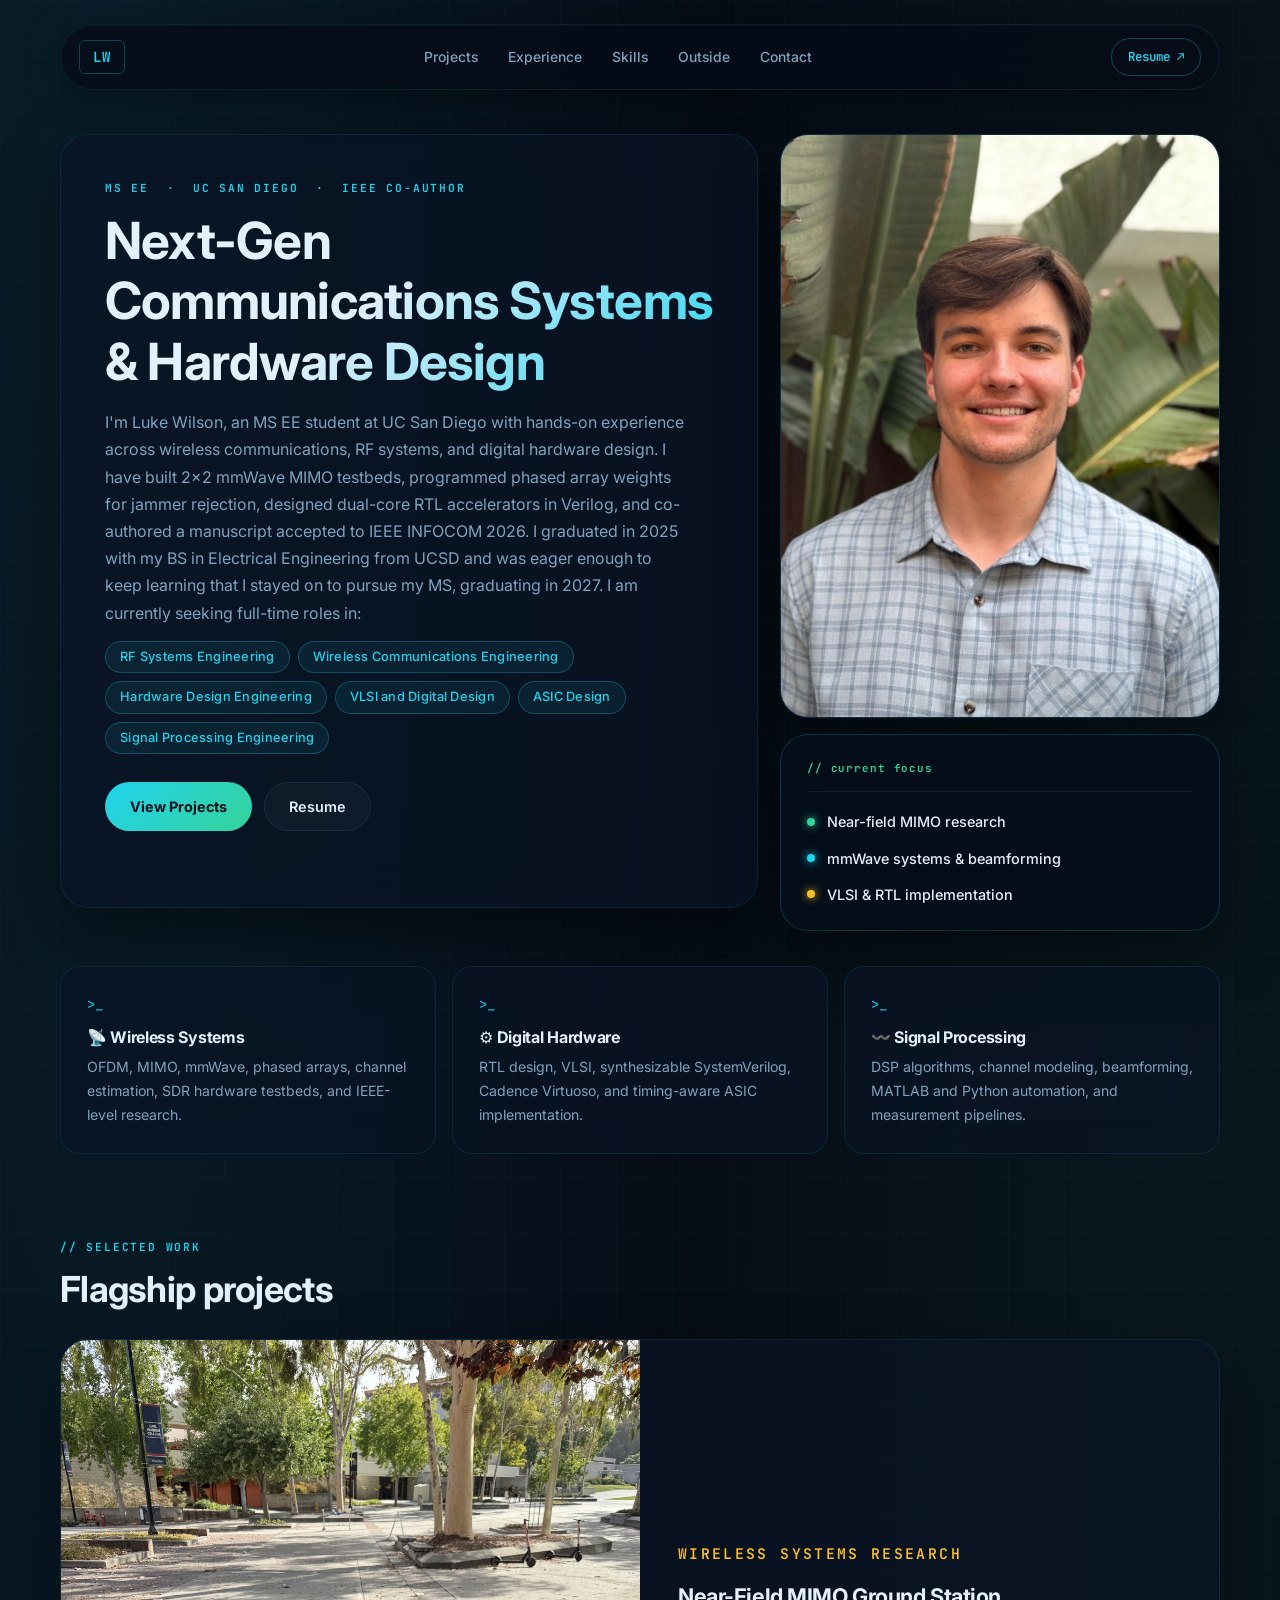
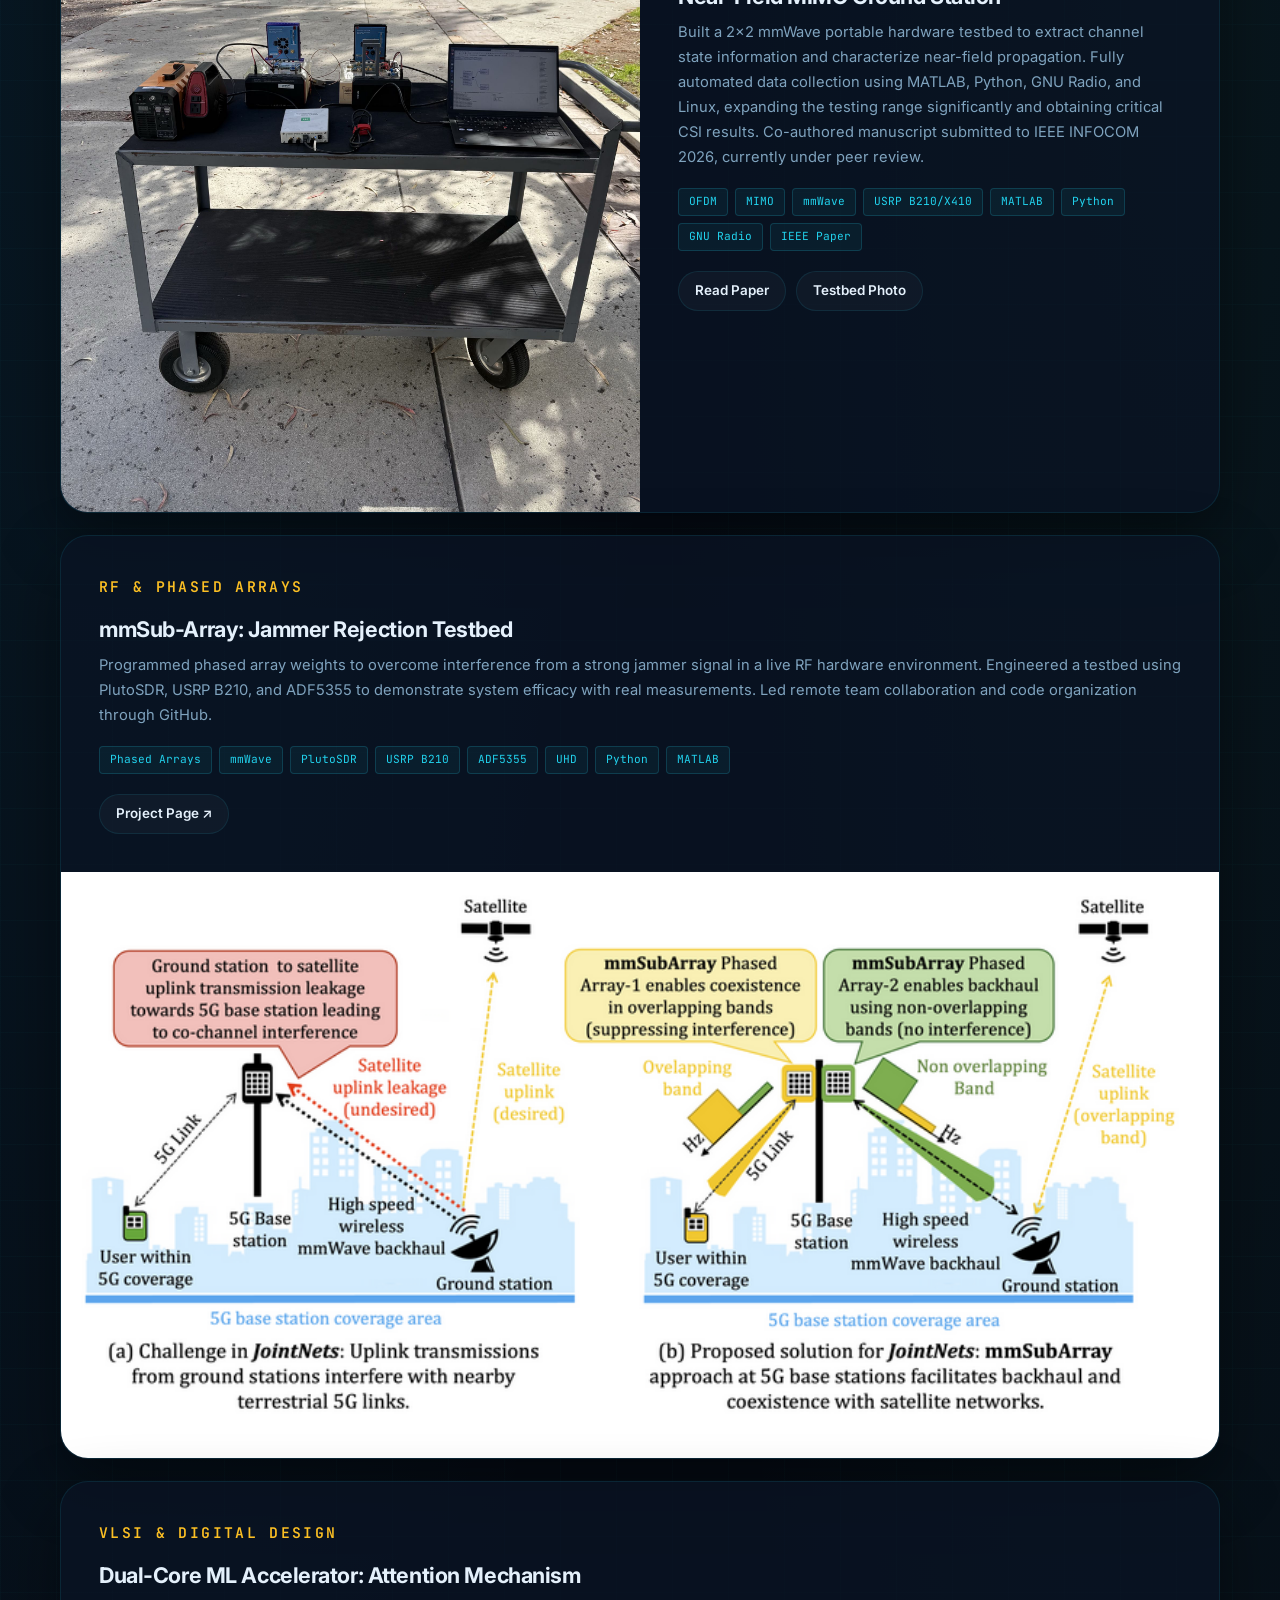
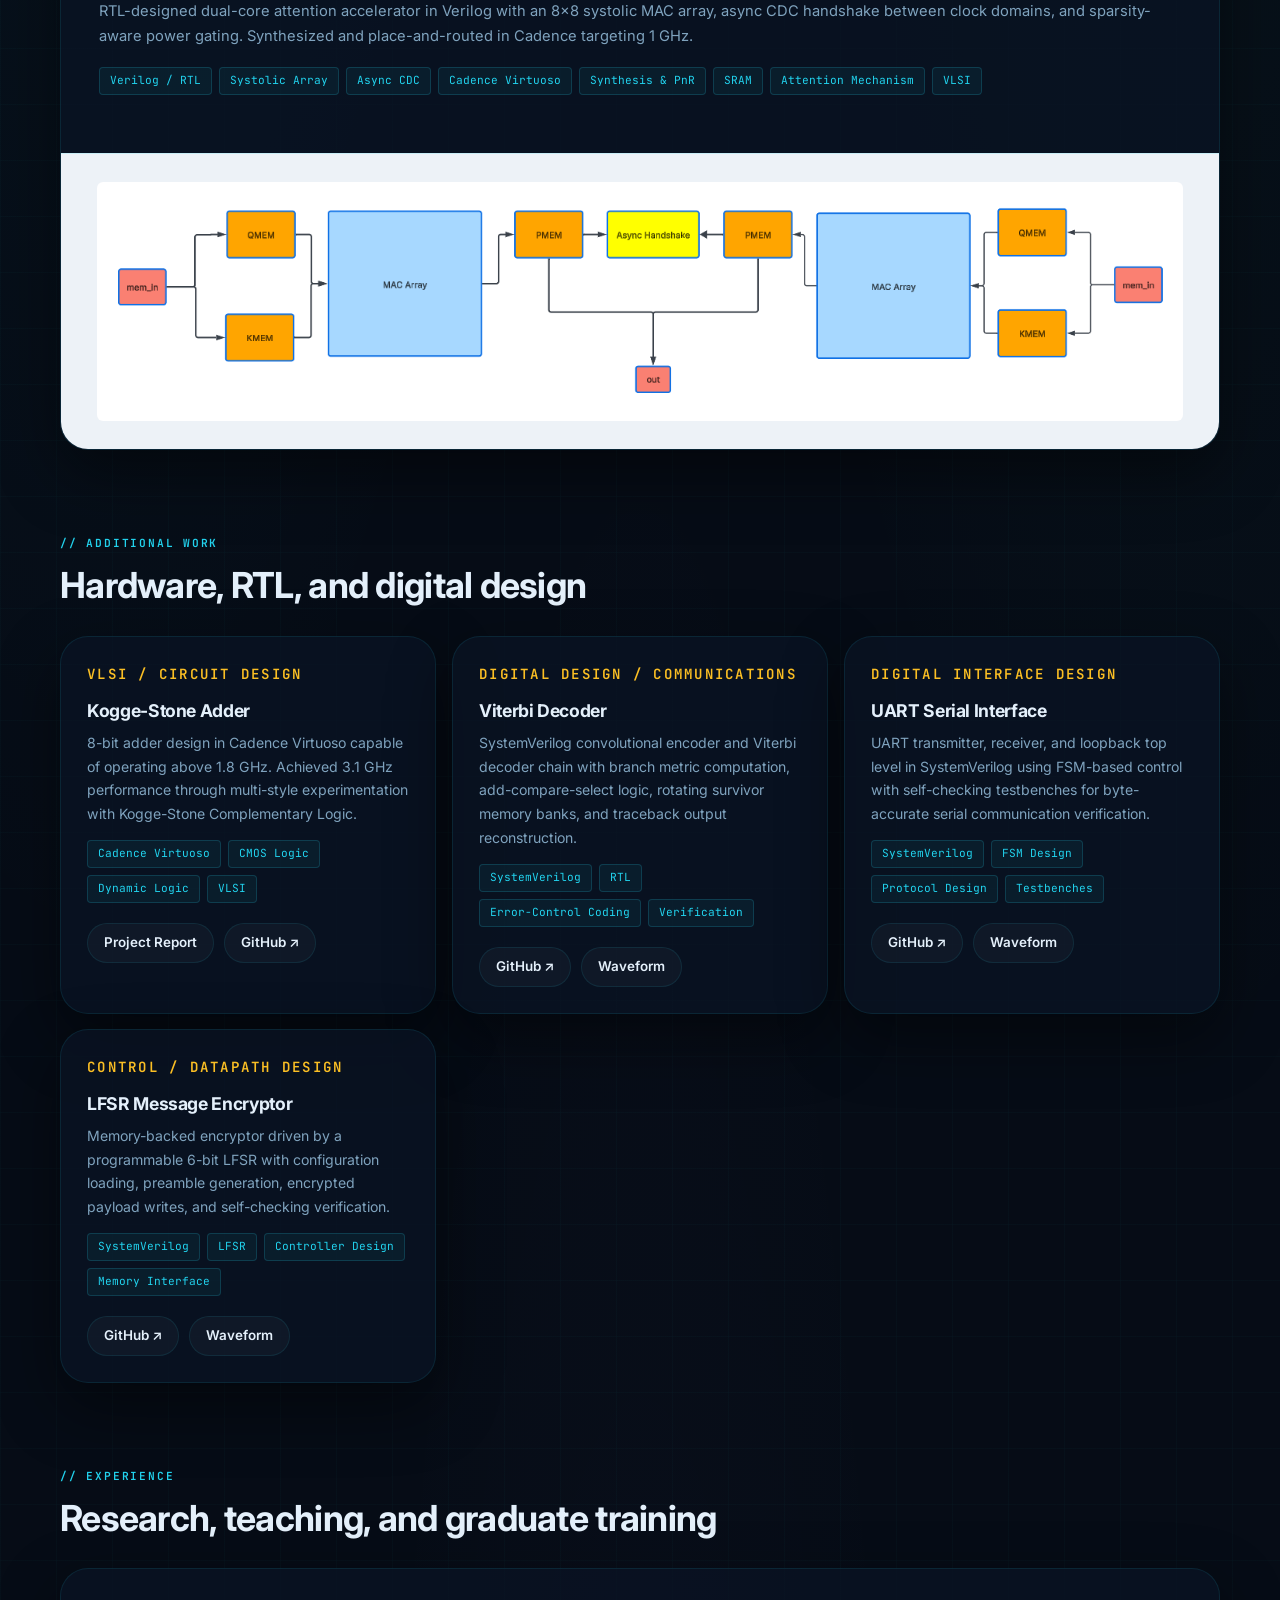
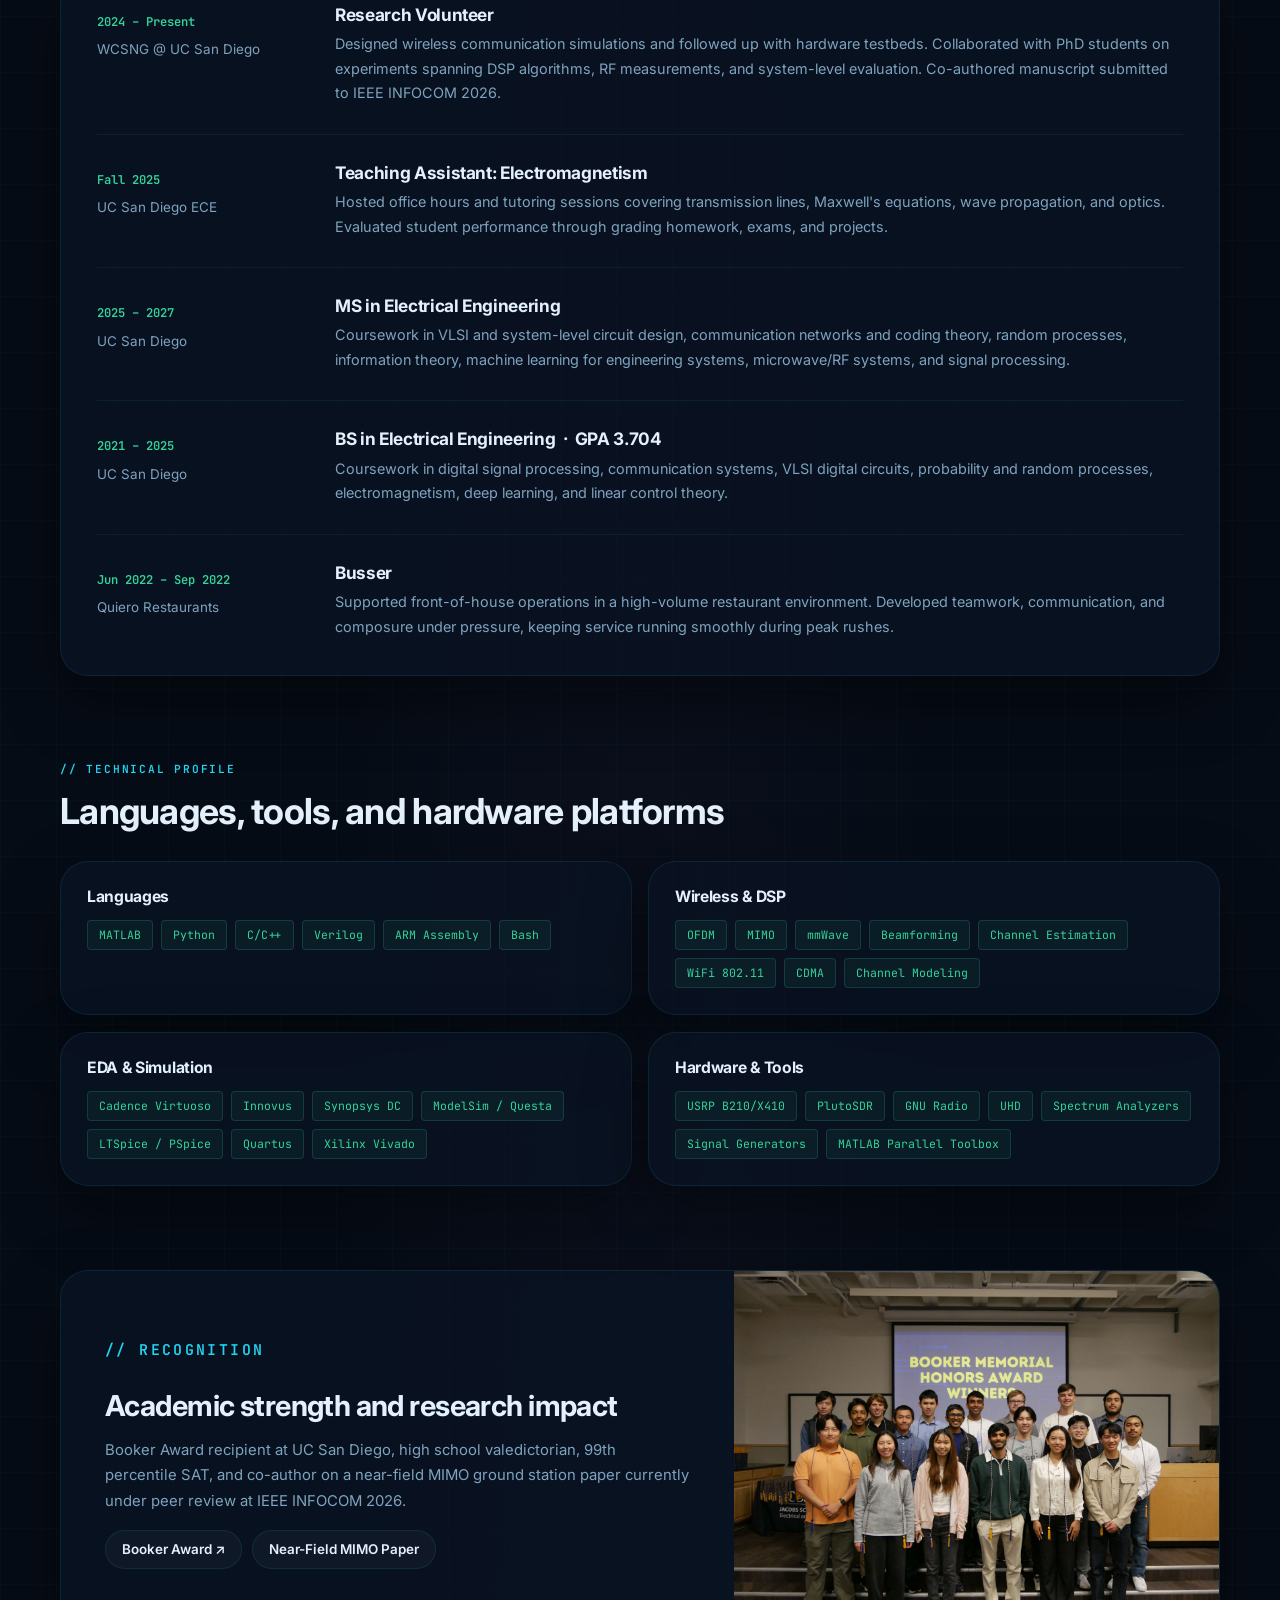
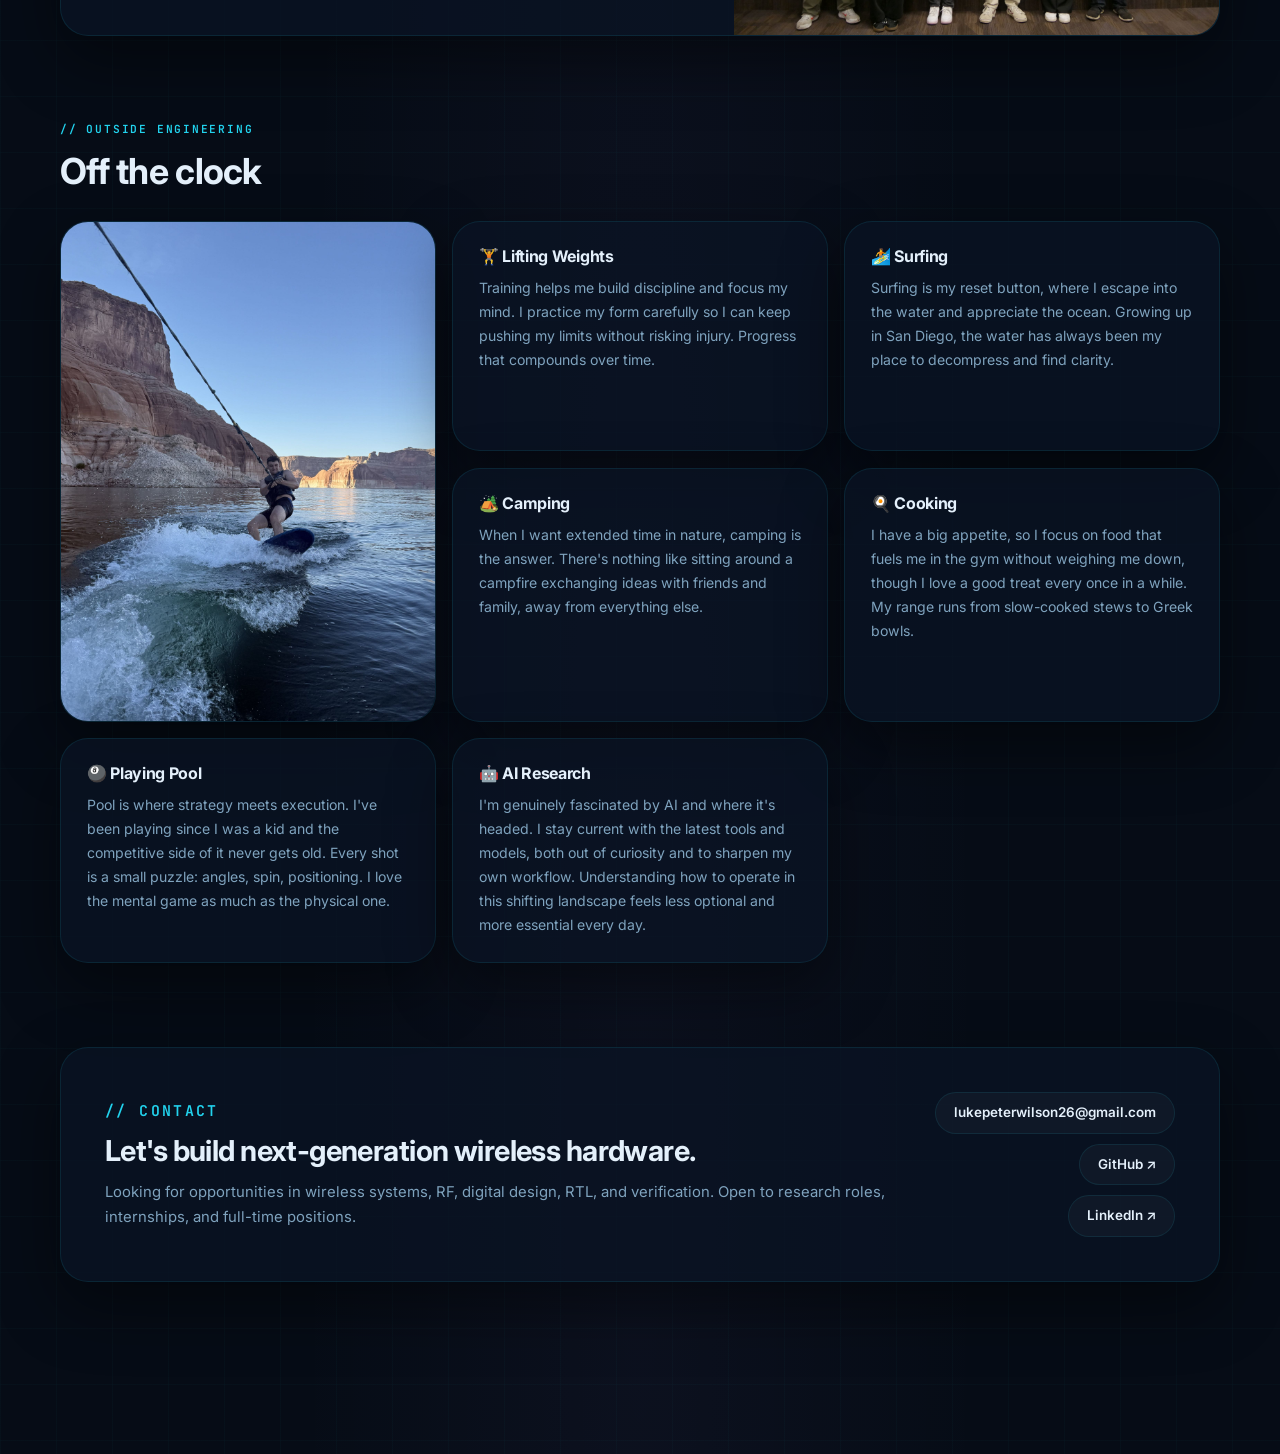
<file: index.html>
<!DOCTYPE html>
<html lang="en">
  <head>
    <meta charset="UTF-8" />
    <meta name="viewport" content="width=device-width, initial-scale=1.0, viewport-fit=cover" />
    <title>Luke Wilson — Wireless Systems &amp; Hardware Engineering</title>
    <meta
      name="description"
      content="Luke Wilson, MS EE at UC San Diego. Near-field MIMO research, mmWave hardware testbeds, RTL design, and IEEE INFOCOM co-author."
    />
    <!-- Open Graph / iMessage / Social preview -->
    <meta property="og:type"         content="website" />
    <meta property="og:url"          content="https://lukepwilson.github.io/" />
    <meta property="og:title"        content="Luke Wilson — Wireless Systems &amp; Hardware Engineering" />
    <meta property="og:description"  content="MS EE at UC San Diego. Near-field MIMO research, mmWave hardware testbeds, IEEE INFOCOM co-author, and RTL design." />
    <meta property="og:image"        content="https://lukepwilson.github.io/images/og-banner.png" />
    <meta property="og:image:width"  content="1200" />
    <meta property="og:image:height" content="630" />
    <meta property="og:image:alt"    content="Luke Wilson — Wireless Systems & Hardware Engineering" />
    <!-- Twitter / X card -->
    <meta name="twitter:card"        content="summary_large_image" />
    <meta name="twitter:title"       content="Luke Wilson — Wireless Systems &amp; Hardware Engineering" />
    <meta name="twitter:description" content="MS EE at UC San Diego. Near-field MIMO research, mmWave hardware testbeds, IEEE INFOCOM co-author, and RTL design." />
    <meta name="twitter:image"       content="https://lukepwilson.github.io/images/og-banner.png" />

    <link rel="preconnect" href="https://fonts.googleapis.com" />
    <link rel="preconnect" href="https://fonts.gstatic.com" crossorigin />
    <link
      href="https://fonts.googleapis.com/css2?family=Inter:wght@300;400;500;600;700;800&family=JetBrains+Mono:wght@400;500;600&display=swap"
      rel="stylesheet"
    />
    <link rel="stylesheet" href="styles.css" />
  </head>
  <body>
    <div class="page-shell">

      <!-- NAV -->
      <header class="site-header">
        <a class="brand" href="#top">LW</a>
        <nav class="site-nav" aria-label="Primary">
          <a href="#projects">Projects</a>
          <a href="#experience">Experience</a>
          <a href="#skills">Skills</a>
          <a href="#life">Outside</a>
          <a href="#contact">Contact</a>
        </nav>
        <a class="nav-cta" href="resumes/luke-w.pdf" target="_blank">Resume ↗</a>
      </header>

      <main id="top">

        <!-- HERO -->
        <section class="hero">
          <div class="hero-copy reveal reveal-left">
            <p class="eyebrow">MS EE &nbsp;·&nbsp; UC San Diego &nbsp;·&nbsp; IEEE Co-Author</p>
            <h1>Next-Gen Communications Systems &amp; Hardware Design</h1>
            <p class="hero-text">
              I'm Luke Wilson, an MS EE student at UC San Diego with hands-on experience
              across wireless communications, RF systems, and digital hardware design. I have
              built 2×2 mmWave MIMO testbeds, programmed phased array weights for jammer
              rejection, designed dual-core RTL accelerators in Verilog, and co-authored a
              manuscript accepted to IEEE INFOCOM 2026. I graduated in 2025 with my BS in
              Electrical Engineering from UCSD and was eager enough to keep learning that I
              stayed on to pursue my MS, graduating in 2027. I am currently seeking full-time
              roles in:
            </p>
            <ul class="hero-roles">
              <li>RF Systems Engineering</li>
              <li>Wireless Communications Engineering</li>
              <li>Hardware Design Engineering</li>
              <li>VLSI and Digital Design</li>
              <li>ASIC Design</li>
              <li>Signal Processing Engineering</li>
            </ul>
            <div class="hero-actions">
              <a class="button button-primary" href="#projects">View Projects</a>
              <a class="button button-outline" href="resumes/luke-w.pdf" target="_blank">Resume</a>
            </div>
          </div>

          <div class="hero-visual">
            <figure class="portrait-card reveal reveal-right">
              <img src="images/nice-headshot.jpg" alt="Luke Wilson" />
            </figure>
            <div class="hero-status-card reveal reveal-right" style="transition-delay:120ms">
              <p class="status-label">// current focus</p>
              <ul>
                <li><span class="dot dot-green"></span>Near-field MIMO research</li>
                <li><span class="dot dot-cyan"></span>mmWave systems &amp; beamforming</li>
                <li><span class="dot dot-amber"></span>VLSI &amp; RTL implementation</li>
              </ul>
            </div>
          </div>
        </section>

        <!-- FOCUS STRIP -->
        <section class="focus-strip" aria-label="Focus areas">
          <article class="reveal">
            <p class="focus-icon">&gt;_</p>
            <h3>📡 Wireless Systems</h3>
            <p>OFDM, MIMO, mmWave, phased arrays, channel estimation, SDR hardware testbeds, and IEEE-level research.</p>
          </article>
          <article class="reveal" style="transition-delay:80ms">
            <p class="focus-icon">&gt;_</p>
            <h3>⚙️ Digital Hardware</h3>
            <p>RTL design, VLSI, synthesizable SystemVerilog, Cadence Virtuoso, and timing-aware ASIC implementation.</p>
          </article>
          <article class="reveal" style="transition-delay:160ms">
            <p class="focus-icon">&gt;_</p>
            <h3>〰️ Signal Processing</h3>
            <p>DSP algorithms, channel modeling, beamforming, MATLAB and Python automation, and measurement pipelines.</p>
          </article>
        </section>

        <!-- FEATURED PROJECTS -->
        <section class="section-block" id="projects">
          <div class="section-heading reveal">
            <p class="eyebrow">// selected work</p>
            <h2>Flagship projects</h2>
          </div>

          <article class="project-featured reveal reveal-left">
            <figure class="project-media">
              <img src="images/2x2-mimo.jpg" alt="2×2 mmWave MIMO near-field ground station testbed" />
            </figure>
            <div class="project-copy">
              <p class="project-type">Wireless Systems Research</p>
              <h3>Near-Field MIMO Ground Station</h3>
              <p>
                Built a 2×2 mmWave portable hardware testbed to extract channel state
                information and characterize near-field propagation. Fully automated
                data collection using MATLAB, Python, GNU Radio, and Linux, expanding
                the testing range significantly and obtaining critical CSI results.
                Co-authored manuscript submitted to IEEE INFOCOM 2026, currently under
                peer review.
              </p>
              <ul class="tag-list">
                <li>OFDM</li>
                <li>MIMO</li>
                <li>mmWave</li>
                <li>USRP B210/X410</li>
                <li>MATLAB</li>
                <li>Python</li>
                <li>GNU Radio</li>
                <li>IEEE Paper</li>
              </ul>
              <div class="link-row">
                <a href="project_files/2508.09374v1.pdf">Read Paper</a>
                <a href="images/ofdm_testbed.jpg">Testbed Photo</a>
              </div>
            </div>
          </article>

          <article class="project-featured project-stacked reveal reveal-right">
            <div class="project-copy">
              <p class="project-type">RF &amp; Phased Arrays</p>
              <h3>mmSub-Array: Jammer Rejection Testbed</h3>
              <p>
                Programmed phased array weights to overcome interference from a strong
                jammer signal in a live RF hardware environment. Engineered a testbed
                using PlutoSDR, USRP B210, and ADF5355 to demonstrate system efficacy
                with real measurements. Led remote team collaboration and code
                organization through GitHub.
              </p>
              <ul class="tag-list">
                <li>Phased Arrays</li>
                <li>mmWave</li>
                <li>PlutoSDR</li>
                <li>USRP B210</li>
                <li>ADF5355</li>
                <li>UHD</li>
                <li>Python</li>
                <li>MATLAB</li>
              </ul>
              <div class="link-row">
                <a href="https://wcsng.ucsd.edu/mmsubarray/" target="_blank">Project Page ↗</a>
              </div>
            </div>
            <figure class="project-media">
              <img src="images/mmsubarray.png" alt="mmSub-Array phased array hardware testbed" />
            </figure>
          </article>

          <article class="project-featured project-stacked reveal reveal-left">
            <div class="project-copy">
              <p class="project-type">VLSI &amp; Digital Design</p>
              <h3>Dual-Core ML Accelerator: Attention Mechanism</h3>
              <p>
                RTL-designed dual-core attention accelerator in Verilog with an 8×8 systolic
                MAC array, async CDC handshake between clock domains, and sparsity-aware power
                gating. Synthesized and place-and-routed in Cadence targeting 1 GHz.
              </p>
              <ul class="tag-list">
                <li>Verilog / RTL</li>
                <li>Systolic Array</li>
                <li>Async CDC</li>
                <li>Cadence Virtuoso</li>
                <li>Synthesis &amp; PnR</li>
                <li>SRAM</li>
                <li>Attention Mechanism</li>
                <li>VLSI</li>
              </ul>
            </div>
            <figure class="project-media diagram">
              <img src="images/ml-accel-flow.png" alt="Dual-core ML accelerator block diagram showing MAC arrays, QMEM, KMEM, PMEM, and async handshake CDC" />
            </figure>
          </article>
        </section>

        <!-- MORE PROJECTS -->
        <section class="section-block" id="other-projects">
          <div class="section-heading reveal">
            <p class="eyebrow">// additional work</p>
            <h2>Hardware, RTL, and digital design</h2>
          </div>
          <div class="project-grid">

            <article class="project-card reveal">
              <p class="project-type">VLSI / Circuit Design</p>
              <h3>Kogge-Stone Adder</h3>
              <p>
                8-bit adder design in Cadence Virtuoso capable of operating above
                1.8 GHz. Achieved 3.1 GHz performance through multi-style
                experimentation with Kogge-Stone Complementary Logic.
              </p>
              <ul class="tag-list">
                <li>Cadence Virtuoso</li>
                <li>CMOS Logic</li>
                <li>Dynamic Logic</li>
                <li>VLSI</li>
              </ul>
              <div class="link-row">
                <a href="project_files/Project_report_ece165.pdf">Project Report</a>
                <a href="https://github.com/lukepwilson/ks-adder">GitHub ↗</a>
              </div>
            </article>

            <article class="project-card reveal" style="transition-delay:40ms">
              <p class="project-type">Digital Design / Communications</p>
              <h3>Viterbi Decoder</h3>
              <p>
                SystemVerilog convolutional encoder and Viterbi decoder chain with
                branch metric computation, add-compare-select logic, rotating
                survivor memory banks, and traceback output reconstruction.
              </p>
              <ul class="tag-list">
                <li>SystemVerilog</li>
                <li>RTL</li>
                <li>Error-Control Coding</li>
                <li>Verification</li>
              </ul>
              <div class="link-row">
                <a href="https://github.com/lukepwilson/Viterbi-Decoder">GitHub ↗</a>
                <a href="images/viterbi_decoder_waveform.png">Waveform</a>
              </div>
            </article>

            <article class="project-card reveal">
              <p class="project-type">Digital Interface Design</p>
              <h3>UART Serial Interface</h3>
              <p>
                UART transmitter, receiver, and loopback top level in SystemVerilog
                using FSM-based control with self-checking testbenches for
                byte-accurate serial communication verification.
              </p>
              <ul class="tag-list">
                <li>SystemVerilog</li>
                <li>FSM Design</li>
                <li>Protocol Design</li>
                <li>Testbenches</li>
              </ul>
              <div class="link-row">
                <a href="https://github.com/lukepwilson/UART-project">GitHub ↗</a>
                <a href="images/uart_serial_interface_waveform.png">Waveform</a>
              </div>
            </article>

            <article class="project-card reveal" style="transition-delay:80ms">
              <p class="project-type">Control / Datapath Design</p>
              <h3>LFSR Message Encryptor</h3>
              <p>
                Memory-backed encryptor driven by a programmable 6-bit LFSR with
                configuration loading, preamble generation, encrypted payload
                writes, and self-checking verification.
              </p>
              <ul class="tag-list">
                <li>SystemVerilog</li>
                <li>LFSR</li>
                <li>Controller Design</li>
                <li>Memory Interface</li>
              </ul>
              <div class="link-row">
                <a href="https://github.com/lukepwilson/lsfr-message-encryptor">GitHub ↗</a>
                <a href="images/lfsr_message_encryptor_waveform.png">Waveform</a>
              </div>
            </article>

          </div>
        </section>

        <!-- EXPERIENCE -->
        <section class="section-block" id="experience">
          <div class="section-heading reveal">
            <p class="eyebrow">// experience</p>
            <h2>Research, teaching, and graduate training</h2>
          </div>
          <div class="timeline-card reveal">

            <article class="timeline-item">
              <div class="timeline-meta">
                <span class="date-badge">2024 – Present</span>
                <p>WCSNG @ UC San Diego</p>
              </div>
              <div class="timeline-body">
                <h3>Research Volunteer</h3>
                <p>
                  Designed wireless communication simulations and followed up with
                  hardware testbeds. Collaborated with PhD students on experiments
                  spanning DSP algorithms, RF measurements, and system-level
                  evaluation. Co-authored manuscript submitted to IEEE INFOCOM 2026.
                </p>
              </div>
            </article>

            <article class="timeline-item">
              <div class="timeline-meta">
                <span class="date-badge">Fall 2025</span>
                <p>UC San Diego ECE</p>
              </div>
              <div class="timeline-body">
                <h3>Teaching Assistant: Electromagnetism</h3>
                <p>
                  Hosted office hours and tutoring sessions covering transmission
                  lines, Maxwell's equations, wave propagation, and optics. Evaluated
                  student performance through grading homework, exams, and projects.
                </p>
              </div>
            </article>

            <article class="timeline-item">
              <div class="timeline-meta">
                <span class="date-badge">2025 – 2027</span>
                <p>UC San Diego</p>
              </div>
              <div class="timeline-body">
                <h3>MS in Electrical Engineering</h3>
                <p>
                  Coursework in VLSI and system-level circuit design, communication
                  networks and coding theory, random processes, information theory,
                  machine learning for engineering systems, microwave/RF systems,
                  and signal processing.
                </p>
              </div>
            </article>

            <article class="timeline-item">
              <div class="timeline-meta">
                <span class="date-badge">2021 – 2025</span>
                <p>UC San Diego</p>
              </div>
              <div class="timeline-body">
                <h3>BS in Electrical Engineering &nbsp;·&nbsp; GPA 3.704</h3>
                <p>
                  Coursework in digital signal processing, communication systems,
                  VLSI digital circuits, probability and random processes,
                  electromagnetism, deep learning, and linear control theory.
                </p>
              </div>
            </article>

            <article class="timeline-item">
              <div class="timeline-meta">
                <span class="date-badge">Jun 2022 – Sep 2022</span>
                <p>Quiero Restaurants</p>
              </div>
              <div class="timeline-body">
                <h3>Busser</h3>
                <p>
                  Supported front-of-house operations in a high-volume restaurant
                  environment. Developed teamwork, communication, and composure
                  under pressure, keeping service running smoothly during peak
                  rushes.
                </p>
              </div>
            </article>

          </div>
        </section>

        <!-- SKILLS -->
        <section class="section-block" id="skills">
          <div class="section-heading reveal">
            <p class="eyebrow">// technical profile</p>
            <h2>Languages, tools, and hardware platforms</h2>
          </div>
          <div class="skills-grid">

            <article class="skill-card reveal">
              <h3>Languages</h3>
              <div class="skill-tags">
                <span>MATLAB</span>
                <span>Python</span>
                <span>C/C++</span>
                <span>Verilog</span>
                <span>ARM Assembly</span>
                <span>Bash</span>
              </div>
            </article>

            <article class="skill-card reveal" style="transition-delay:80ms">
              <h3>Wireless &amp; DSP</h3>
              <div class="skill-tags">
                <span>OFDM</span>
                <span>MIMO</span>
                <span>mmWave</span>
                <span>Beamforming</span>
                <span>Channel Estimation</span>
                <span>WiFi 802.11</span>
                <span>CDMA</span>
                <span>Channel Modeling</span>
              </div>
            </article>

            <article class="skill-card reveal">
              <h3>EDA &amp; Simulation</h3>
              <div class="skill-tags">
                <span>Cadence Virtuoso</span>
                <span>Innovus</span>
                <span>Synopsys DC</span>
                <span>ModelSim / Questa</span>
                <span>LTSpice / PSpice</span>
                <span>Quartus</span>
                <span>Xilinx Vivado</span>
              </div>
            </article>

            <article class="skill-card reveal" style="transition-delay:80ms">
              <h3>Hardware &amp; Tools</h3>
              <div class="skill-tags">
                <span>USRP B210/X410</span>
                <span>PlutoSDR</span>
                <span>GNU Radio</span>
                <span>UHD</span>
                <span>Spectrum Analyzers</span>
                <span>Signal Generators</span>
                <span>MATLAB Parallel Toolbox</span>
              </div>
            </article>

          </div>
        </section>

        <!-- CREDENTIALS -->
        <section class="section-block">
          <div class="credentials-card reveal">
            <div class="credentials-copy">
              <p class="eyebrow">// recognition</p>
              <h2>Academic strength and research impact</h2>
              <p>
                Booker Award recipient at UC San Diego, high school valedictorian,
                99th percentile SAT, and co-author on a near-field MIMO ground station
                paper currently under peer review at IEEE INFOCOM 2026.
              </p>
              <div class="link-row">
                <a href="https://www.ece.ucsd.edu/undergraduate/booker-award">Booker Award ↗</a>
                <a href="project_files/2508.09374v1.pdf">Near-Field MIMO Paper</a>
              </div>
            </div>
            <figure class="credentials-image">
              <img src="images/booker_award.jpg" alt="Luke Wilson receiving the Booker Award" />
            </figure>
          </div>
        </section>

        <!-- OUTSIDE -->
        <section class="section-block" id="life">
          <div class="section-heading reveal">
            <p class="eyebrow">// outside engineering</p>
            <h2>Off the clock</h2>
          </div>
          <div class="life-grid">
            <article class="life-card life-card-image reveal">
              <img src="images/photo_having_fun.jpg" alt="Luke Wilson outside the lab" />
            </article>
            <article class="life-card reveal">
              <h3>🏋️ Lifting Weights</h3>
              <p>
                Training helps me build discipline and focus my mind. I practice
                my form carefully so I can keep pushing my limits without risking
                injury. Progress that compounds over time.
              </p>
            </article>
            <article class="life-card reveal" style="transition-delay:60ms">
              <h3>🏄 Surfing</h3>
              <p>
                Surfing is my reset button, where I escape into the water and
                appreciate the ocean. Growing up in San Diego, the water has
                always been my place to decompress and find clarity.
              </p>
            </article>
            <article class="life-card reveal">
              <h3>🏕️ Camping</h3>
              <p>
                When I want extended time in nature, camping is the answer.
                There's nothing like sitting around a campfire exchanging ideas
                with friends and family, away from everything else.
              </p>
            </article>
            <article class="life-card reveal" style="transition-delay:60ms">
              <h3>🍳 Cooking</h3>
              <p>
                I have a big appetite, so I focus on food that fuels me in the
                gym without weighing me down, though I love a good treat every
                once in a while. My range runs from slow-cooked stews to Greek bowls.
              </p>
            </article>
            <article class="life-card reveal">
              <h3>🎱 Playing Pool</h3>
              <p>
                Pool is where strategy meets execution. I've been playing since I
                was a kid and the competitive side of it never gets old. Every
                shot is a small puzzle: angles, spin, positioning. I love
                the mental game as much as the physical one.
              </p>
            </article>
            <article class="life-card reveal" style="transition-delay:60ms">
              <h3>🤖 AI Research</h3>
              <p>
                I'm genuinely fascinated by AI and where it's headed. I stay
                current with the latest tools and models, both out of curiosity
                and to sharpen my own workflow. Understanding how to operate in
                this shifting landscape feels less optional and more essential
                every day.
              </p>
            </article>
          </div>
        </section>

        <!-- CONTACT -->
        <section class="section-block" id="contact">
          <div class="contact-card reveal">
            <div class="contact-copy">
              <p class="eyebrow">// contact</p>
              <h2>Let's build next-generation wireless hardware.</h2>
              <p>
                Looking for opportunities in wireless systems, RF, digital design,
                RTL, and verification. Open to research roles, internships, and
                full-time positions.
              </p>
            </div>
            <div class="contact-links">
              <a href="mailto:lukepeterwilson26@gmail.com">lukepeterwilson26@gmail.com</a>
              <a href="https://github.com/lukepwilson" target="_blank">GitHub ↗</a>
              <a href="https://www.linkedin.com/in/luke-wilson-33718b238/" target="_blank">LinkedIn ↗</a>
            </div>
          </div>
        </section>

      </main>
    </div>

    <script>
      // Open all non-anchor links in a new tab
      document.querySelectorAll('a[href]').forEach((a) => {
        if (!a.getAttribute('href').startsWith('#')) {
          a.setAttribute('target', '_blank');
          a.setAttribute('rel', 'noopener noreferrer');
        }
      });
    </script>

    <script>
      // Respect prefers-reduced-motion
      const prefersReduced = window.matchMedia('(prefers-reduced-motion: reduce)').matches;
      if (prefersReduced) {
        document.querySelectorAll('.reveal').forEach((el) => el.classList.add('visible'));
      } else {
        const obs = new IntersectionObserver(
          (entries) => {
            entries.forEach((e) => {
              if (e.isIntersecting) {
                e.target.classList.add('visible');
                obs.unobserve(e.target);
              }
            });
          },
          { threshold: 0.07, rootMargin: '0px 0px -40px 0px' }
        );
        document.querySelectorAll('.reveal').forEach((el) => obs.observe(el));
      }
    </script>
  </body>
</html>
</file>
<file: styles.css>
/* ============================================================
   DESIGN TOKENS
   ============================================================ */
:root {
  --bg:             #060c16;
  --bg-alt:         #080f1c;
  --surface:        rgba(11, 20, 36, 0.72);
  --surface-raised: rgba(14, 26, 48, 0.92);
  --border:         rgba(34, 211, 238, 0.1);
  --border-hover:   rgba(34, 211, 238, 0.3);
  --text:           #e4f0fb;
  --muted:          #7fa3be;
  --cyan:           #22d3ee;
  --green:          #34d399;
  --amber:          #fbbf24;
  --radius-xl:      28px;
  --radius-lg:      20px;
  --radius-md:      12px;
  --shadow:         0 24px 64px rgba(0, 0, 0, 0.45);
  --glow-cyan:      0 0 28px rgba(34, 211, 238, 0.18);
}

/* ============================================================
   BASE
   ============================================================ */
*, *::before, *::after { box-sizing: border-box; margin: 0; padding: 0; }

html {
  scroll-behavior: smooth;
  /* iOS Safari smooth scroll support */
  -webkit-overflow-scrolling: touch;
  overflow-x: hidden;          /* prevent horizontal bleed from reveal animations */
}

body {
  color: var(--text);
  font-family: 'Inter', 'Segoe UI', system-ui, sans-serif;
  font-size: 16px;
  line-height: 1.6;
  background-color: var(--bg);
  background-image:
    linear-gradient(rgba(34, 211, 238, 0.022) 1px, transparent 1px),
    linear-gradient(90deg, rgba(34, 211, 238, 0.022) 1px, transparent 1px),
    radial-gradient(ellipse at 8% 0%,   rgba(34, 211, 238, 0.09) 0%, transparent 38%),
    radial-gradient(ellipse at 92% 18%, rgba(52, 211, 153, 0.06) 0%, transparent 32%),
    radial-gradient(ellipse at 50% 96%, rgba(167, 139, 250, 0.04) 0%, transparent 38%);
  background-size: 56px 56px, 56px 56px, 100% 100%, 100% 100%, 100% 100%;
  min-height: 100vh;
  min-height: 100dvh;
  /* iPhone: disable callout and highlight on tap */
  -webkit-tap-highlight-color: transparent;
  -webkit-touch-callout: none;
  overflow-x: hidden;
}

img { display: block; max-width: 100%; }
a   { color: inherit; text-decoration: none; }

/* ============================================================
   LAYOUT
   ============================================================ */
.page-shell {
  width: min(1160px, calc(100% - 32px));
  margin: 0 auto;
  padding: 24px 0 88px;
  /* iPhone notch / Dynamic Island safe areas */
  padding-left: max(0px, env(safe-area-inset-left));
  padding-right: max(0px, env(safe-area-inset-right));
  padding-bottom: max(88px, calc(88px + env(safe-area-inset-bottom)));
}

.section-block { margin-bottom: 84px; }

/* ============================================================
   SCROLL REVEAL
   ============================================================ */
.reveal {
  opacity: 0;
  transform: translateY(32px) scale(0.97);
  transition: opacity 0.6s cubic-bezier(0.22, 1, 0.36, 1),
              transform 0.6s cubic-bezier(0.22, 1, 0.36, 1);
  will-change: opacity, transform;
}
.reveal.visible {
  opacity: 1;
  transform: translateY(0) scale(1);
}
/* Directional variants */
.reveal.reveal-left {
  transform: translateX(-36px) translateY(12px) scale(0.97);
}
.reveal.reveal-right {
  transform: translateX(36px) translateY(12px) scale(0.97);
}
.reveal.reveal-left.visible,
.reveal.reveal-right.visible {
  transform: translateX(0) translateY(0) scale(1);
}

/* ============================================================
   NAVBAR
   ============================================================ */
.site-header {
  position: -webkit-sticky;
  position: sticky;
  top: 16px;
  z-index: 100;
  display: flex;
  align-items: center;
  justify-content: space-between;
  padding: 11px 18px;
  margin-bottom: 44px;
  background: rgba(6, 12, 22, 0.82);
  border: 1px solid var(--border);
  border-radius: 999px;
  backdrop-filter: blur(22px);
  -webkit-backdrop-filter: blur(22px);
  box-shadow: 0 8px 36px rgba(0, 0, 0, 0.35), inset 0 1px 0 rgba(255,255,255,0.04);
}

.brand {
  font-family: 'JetBrains Mono', monospace;
  font-size: 0.88rem;
  font-weight: 600;
  color: var(--cyan);
  letter-spacing: 0.08em;
  padding: 5px 13px;
  border: 1px solid rgba(34, 211, 238, 0.28);
  border-radius: 6px;
  transition: background 180ms, box-shadow 180ms;
}
.brand:hover {
  background: rgba(34, 211, 238, 0.08);
  box-shadow: var(--glow-cyan);
}

.site-nav { display: flex; gap: 2px; }

.site-nav a {
  color: var(--muted);
  font-size: 0.87rem;
  font-weight: 500;
  padding: 10px 14px;         /* 44px touch height via flex alignment */
  border-radius: 999px;
  transition: color 160ms, background 160ms;
}
.site-nav a:hover {
  color: var(--text);
  background: rgba(255, 255, 255, 0.06);
}

.nav-cta {
  font-family: 'JetBrains Mono', monospace;
  font-size: 0.78rem;
  font-weight: 600;
  color: var(--cyan);
  padding: 8px 16px;
  border: 1px solid rgba(34, 211, 238, 0.3);
  border-radius: 999px;
  transition: background 180ms, box-shadow 180ms;
}
.nav-cta:hover {
  background: rgba(34, 211, 238, 0.08);
  box-shadow: var(--glow-cyan);
}

/* ============================================================
   TYPOGRAPHY
   ============================================================ */
h1, h2, h3 {
  font-weight: 700;
  line-height: 1.12;
  letter-spacing: -0.02em;
}

h1 {
  font-size: clamp(2.2rem, 4vw, 3.8rem);
  line-height: 1.18;          /* more air between wrapped lines */
  letter-spacing: -0.015em;
  color: var(--text);
}
h2 { font-size: clamp(1.7rem, 2.8vw, 2.6rem); color: var(--text); }
h3 { font-size: 1.15rem; color: var(--text); margin-bottom: 10px; }

p { color: var(--muted); line-height: 1.7; }

.eyebrow {
  font-family: 'JetBrains Mono', monospace;
  font-size: 0.7rem;
  font-weight: 600;
  letter-spacing: 0.16em;
  text-transform: uppercase;
  color: var(--cyan);
  margin-bottom: 12px;
}

/* ============================================================
   HERO
   ============================================================ */
.hero {
  display: grid;
  grid-template-columns: 1.35fr 0.85fr;
  gap: 22px;
  align-items: start;
  margin-bottom: 36px;
}

.hero-copy {
  background: var(--surface);
  border: 1px solid var(--border);
  border-radius: var(--radius-xl);
  backdrop-filter: blur(20px);
  padding: 44px;
  box-shadow: var(--shadow);
  min-width: 0;          /* prevents title from overflowing into the photo column */
  overflow: hidden;
}

.hero-visual {
  min-width: 0;
}

.hero-copy h1 {
  margin-bottom: 18px;
  background: linear-gradient(140deg, var(--text) 45%, var(--cyan));
  -webkit-background-clip: text;
  -webkit-text-fill-color: transparent;
  background-clip: text;
}

.hero-text {
  font-size: 1rem;
  max-width: 58ch;
  margin-bottom: 14px;
}
.hero-roles {
  list-style: none;
  padding: 0;
  margin: 0 0 28px;
  display: flex;
  flex-wrap: wrap;
  gap: 8px;
  max-width: 58ch;
}
.hero-roles li {
  font-size: 0.8rem;
  font-weight: 500;
  color: var(--cyan);
  background: rgba(34, 211, 238, 0.08);
  border: 1px solid rgba(34, 211, 238, 0.25);
  border-radius: 999px;
  padding: 5px 14px;
  letter-spacing: 0.02em;
}

.hero-actions {
  display: flex;
  gap: 12px;
  flex-wrap: wrap;
  margin-bottom: 32px;
}

/* Buttons */
.button {
  display: inline-flex;
  align-items: center;
  justify-content: center;
  min-height: 44px;           /* iOS minimum touch target */
  padding: 12px 24px;
  border-radius: 999px;
  font-weight: 600;
  font-size: 0.9rem;
  border: 1px solid transparent;
  transition: transform 180ms, box-shadow 180ms, background 180ms, border-color 180ms;
  cursor: pointer;
  -webkit-appearance: none;
}

.button-primary {
  background: linear-gradient(135deg, var(--cyan), var(--green));
  color: #05111e;
  font-weight: 700;
}
.button-primary:hover {
  box-shadow: 0 0 32px rgba(34, 211, 238, 0.4);
  transform: translateY(-1px);
}

.button-outline {
  color: var(--text);
  border-color: var(--border);
  background: rgba(255, 255, 255, 0.03);
}
.button-outline:hover {
  border-color: var(--border-hover);
  background: rgba(34, 211, 238, 0.06);
  transform: translateY(-1px);
}

/* Hero metrics */
.hero-metrics {
  list-style: none;
  display: grid;
  grid-template-columns: repeat(3, 1fr);
  gap: 12px;
}

.hero-metrics li {
  padding: 16px;
  background: rgba(255, 255, 255, 0.025);
  border: 1px solid var(--border);
  border-radius: var(--radius-md);
}

.hero-metrics strong {
  display: block;
  font-family: 'JetBrains Mono', monospace;
  font-size: 1rem;
  font-weight: 600;
  color: var(--cyan);
  margin-bottom: 5px;
}

.hero-metrics span {
  font-size: 0.8rem;
  color: var(--muted);
  line-height: 1.45;
}

/* Hero visual */
.hero-visual {
  display: grid;
  gap: 16px;
  min-width: 0;
}

.portrait-card {
  border-radius: var(--radius-xl);
  overflow: hidden;
  min-height: 420px;
  background: #0b1b2e;
  border: 1px solid var(--border);
  box-shadow: var(--shadow);
}
.portrait-card img {
  width: 100%;
  height: 100%;
  object-fit: cover;
}

.hero-status-card {
  background: rgba(5, 14, 26, 0.9);
  border: 1px solid rgba(34, 211, 238, 0.2);
  border-radius: var(--radius-xl);
  padding: 24px 26px;
  backdrop-filter: blur(20px);
  box-shadow: var(--shadow);
}

.status-label {
  font-family: 'JetBrains Mono', monospace;
  font-size: 0.68rem;
  font-weight: 600;
  color: var(--green);
  letter-spacing: 0.08em;
  margin-bottom: 18px;
  padding-bottom: 14px;
  border-bottom: 1px solid rgba(34, 211, 238, 0.1);
}

.hero-status-card ul {
  list-style: none;
  display: flex;
  flex-direction: column;
  gap: 13px;
}

.hero-status-card li {
  display: flex;
  align-items: center;
  gap: 12px;
  color: var(--text);
  font-size: 0.9rem;
  font-weight: 500;
}

.dot {
  width: 8px;
  height: 8px;
  border-radius: 50%;
  flex-shrink: 0;
}
.dot-green { background: var(--green); box-shadow: 0 0 8px var(--green); }
.dot-cyan  { background: var(--cyan);  box-shadow: 0 0 8px var(--cyan); }
.dot-amber { background: var(--amber); box-shadow: 0 0 8px var(--amber); }

/* ============================================================
   FOCUS STRIP
   ============================================================ */
.focus-strip {
  display: grid;
  grid-template-columns: repeat(3, 1fr);
  gap: 16px;
  margin-bottom: 84px;
}

.focus-strip article {
  background: var(--surface);
  border: 1px solid var(--border);
  border-radius: var(--radius-lg);
  padding: 26px;
  backdrop-filter: blur(20px);
  transition: border-color 200ms, transform 200ms;
}
.focus-strip article:hover {
  border-color: var(--border-hover);
  transform: translateY(-2px);
}

.focus-icon {
  font-family: 'JetBrains Mono', monospace;
  font-size: 0.78rem;
  color: var(--cyan);
  margin-bottom: 12px;
}

.focus-strip h3 { font-size: 1rem; margin-bottom: 8px; }
.focus-strip p  { font-size: 0.88rem; }

/* ============================================================
   SECTION HEADINGS
   ============================================================ */
.section-heading { margin-bottom: 30px; }
.section-heading h2 { margin-top: 6px; }

/* ============================================================
   FEATURED PROJECTS
   ============================================================ */
.project-featured {
  display: grid;
  grid-template-columns: 1fr 1fr;
  background: var(--surface);
  border: 1px solid var(--border);
  border-radius: var(--radius-xl);
  overflow: hidden;
  margin-bottom: 22px;
  box-shadow: var(--shadow);
  transition: border-color 200ms;
}
.project-featured:hover { border-color: var(--border-hover); }

/* Flip second featured card: image on right */
.project-flip .project-copy  { order: 1; }
.project-flip .project-media { order: 2; }

.project-media {
  overflow: hidden;
  min-height: 360px;
  background: #0a1828;
}
.project-media img {
  width: 100%;
  height: 100%;
  object-fit: cover;
  transition: transform 400ms ease;
}
.project-stacked {
  grid-template-columns: 1fr;
}
.project-stacked .project-copy { order: 1; }
.project-stacked .project-media {
  order: 2;
  min-height: unset;
  overflow: hidden;
}
.project-stacked .project-media img {
  width: 100%;
  height: auto;
  object-fit: unset;
  padding: 0;
}
.project-media.diagram {
  background: #edf2f7;
  border-top: 1px solid rgba(34, 211, 238, 0.18);
  padding: 28px 36px;
}
.project-media.diagram img {
  width: 100%;
  height: auto;
  object-fit: unset;
  display: block;
  border-radius: 6px;
}
.project-featured:hover .project-media img { transform: scale(1.03); }

.project-copy {
  padding: 38px;
  display: flex;
  flex-direction: column;
  justify-content: center;
}

.project-type {
  font-family: 'JetBrains Mono', monospace;
  font-size: 0.68rem;
  font-weight: 600;
  letter-spacing: 0.16em;
  text-transform: uppercase;
  color: var(--amber);
  margin-bottom: 10px;
}

.project-copy h3 { font-size: 1.35rem; margin-bottom: 12px; }
.project-copy > p { font-size: 0.92rem; margin-bottom: 18px; }

/* Tags */
.tag-list {
  list-style: none;
  display: flex;
  flex-wrap: wrap;
  gap: 7px;
  margin-bottom: 20px;
}
.tag-list li {
  font-family: 'JetBrains Mono', monospace;
  font-size: 0.7rem;
  padding: 4px 10px;
  background: rgba(34, 211, 238, 0.06);
  border: 1px solid rgba(34, 211, 238, 0.18);
  border-radius: 4px;
  color: var(--cyan);
}

/* Link row */
.link-row {
  display: flex;
  gap: 10px;
  flex-wrap: wrap;
}
.link-row a {
  font-size: 0.84rem;
  font-weight: 600;
  padding: 8px 16px;
  border: 1px solid var(--border);
  border-radius: 999px;
  background: rgba(255, 255, 255, 0.03);
  color: var(--text);
  transition: border-color 180ms, background 180ms, transform 180ms;
}
.link-row a:hover {
  border-color: var(--border-hover);
  background: rgba(34, 211, 238, 0.06);
  transform: translateY(-1px);
}

/* Data panel (no-image featured card) */
.project-data-panel {
  display: grid;
  grid-template-columns: 1fr 1fr;
  gap: 12px;
  align-content: center;
  padding: 28px;
  background:
    radial-gradient(ellipse at top right, rgba(34, 211, 238, 0.07), transparent 55%),
    rgba(7, 15, 28, 0.8);
}

.data-chip {
  padding: 18px;
  background: rgba(255, 255, 255, 0.025);
  border: 1px solid var(--border);
  border-radius: var(--radius-md);
  display: flex;
  flex-direction: column;
  gap: 8px;
}
.data-chip span {
  font-family: 'JetBrains Mono', monospace;
  font-size: 0.64rem;
  color: var(--muted);
  letter-spacing: 0.12em;
  text-transform: uppercase;
}
.data-chip strong { font-size: 1.05rem; color: var(--text); }

/* ============================================================
   PROJECT GRID (secondary)
   ============================================================ */
.project-grid {
  display: grid;
  grid-template-columns: repeat(3, 1fr);
  gap: 16px;
}

.project-card {
  background: var(--surface);
  border: 1px solid var(--border);
  border-radius: var(--radius-xl);
  padding: 26px;
  box-shadow: var(--shadow);
  display: flex;
  flex-direction: column;
  transition: border-color 200ms, transform 200ms;
}
.project-card:hover {
  border-color: var(--border-hover);
  transform: translateY(-2px);
}

.project-card h3 { font-size: 1.1rem; margin-bottom: 10px; }
.project-card > p { font-size: 0.88rem; margin-bottom: 14px; }

/* ============================================================
   TIMELINE
   ============================================================ */
.timeline-card {
  background: var(--surface);
  border: 1px solid var(--border);
  border-radius: var(--radius-xl);
  padding: 36px;
  box-shadow: var(--shadow);
}

.timeline-item {
  display: grid;
  grid-template-columns: 210px 1fr;
  gap: 28px;
  padding: 28px 0;                          /* equal space above and below each divider */
  border-bottom: 1px solid rgba(34, 211, 238, 0.08);
}
.timeline-item:first-child { padding-top: 0; }
.timeline-item:last-child  { padding-bottom: 0; border-bottom: none; }

.timeline-meta { padding-top: 3px; }

.date-badge {
  display: inline-block;
  font-family: 'JetBrains Mono', monospace;
  font-size: 0.76rem;
  font-weight: 600;
  color: var(--green);
  margin-bottom: 6px;
}

.timeline-meta p { font-size: 0.84rem; color: var(--muted); }

.timeline-body h3 { font-size: 1.08rem; margin-bottom: 8px; }
.timeline-body p  { font-size: 0.9rem; }

/* ============================================================
   SKILLS
   ============================================================ */
.skills-grid {
  display: grid;
  grid-template-columns: repeat(2, 1fr);
  gap: 16px;
}

.skill-card {
  background: var(--surface);
  border: 1px solid var(--border);
  border-radius: var(--radius-xl);
  padding: 26px;
  box-shadow: var(--shadow);
  transition: border-color 200ms;
}
.skill-card:hover { border-color: var(--border-hover); }
.skill-card h3 { font-size: 0.98rem; margin-bottom: 14px; }

.skill-tags {
  display: flex;
  flex-wrap: wrap;
  gap: 8px;
}
.skill-tags span {
  font-family: 'JetBrains Mono', monospace;
  font-size: 0.72rem;
  padding: 5px 11px;
  background: rgba(52, 211, 153, 0.06);
  border: 1px solid rgba(52, 211, 153, 0.18);
  border-radius: 4px;
  color: var(--green);
}

/* ============================================================
   CREDENTIALS
   ============================================================ */
.credentials-card {
  display: grid;
  grid-template-columns: 1fr 0.72fr;
  background: var(--surface);
  border: 1px solid var(--border);
  border-radius: var(--radius-xl);
  overflow: hidden;
  box-shadow: var(--shadow);
  transition: border-color 200ms;
}
.credentials-card:hover { border-color: var(--border-hover); }

.credentials-copy {
  padding: 44px;
  display: flex;
  flex-direction: column;
  justify-content: center;
  gap: 16px;
}
.credentials-copy h2 { font-size: 1.8rem; }
.credentials-copy p  { font-size: 0.93rem; }

.credentials-image { overflow: hidden; }
.credentials-image img {
  width: 100%;
  height: 100%;
  min-height: 320px;
  object-fit: cover;
}

/* ============================================================
   LIFE
   ============================================================ */
.life-grid {
  display: grid;
  grid-template-columns: repeat(3, 1fr);   /* equal columns so borders line up evenly */
  gap: 16px;
  align-items: stretch;
}

.life-card {
  background: var(--surface);
  border: 1px solid var(--border);
  border-radius: var(--radius-xl);
  padding: 26px;
  box-shadow: var(--shadow);
  transition: border-color 200ms, transform 200ms;
}
.life-card:hover {
  border-color: var(--border-hover);
  transform: translateY(-2px);
}
.life-card h3 { font-size: 1rem; margin-bottom: 10px; }
.life-card p  { font-size: 0.88rem; }

.life-card-image {
  grid-row: span 2;
  padding: 0;
  overflow: hidden;
}
.life-card-image img {
  width: 100%;
  height: 100%;
  min-height: 100%;
  object-fit: cover;
}

/* ============================================================
   CONTACT
   ============================================================ */
.contact-card {
  background: var(--surface);
  border: 1px solid var(--border);
  border-radius: var(--radius-xl);
  padding: 44px;
  box-shadow: var(--shadow);
  display: grid;
  grid-template-columns: 1fr auto;
  gap: 48px;
  align-items: center;
  transition: border-color 200ms;
}
.contact-card:hover { border-color: var(--border-hover); }

.contact-copy h2 { font-size: 1.8rem; margin-bottom: 12px; }
.contact-copy p  { font-size: 0.93rem; }

.contact-links {
  display: flex;
  flex-direction: column;
  align-items: flex-end;
  gap: 10px;
}
.contact-links a {
  font-size: 0.84rem;
  font-weight: 600;
  padding: 9px 18px;
  border: 1px solid var(--border);
  border-radius: 999px;
  background: rgba(255, 255, 255, 0.03);
  color: var(--text);
  white-space: nowrap;
  transition: border-color 180ms, background 180ms, transform 180ms;
}
.contact-links a:hover {
  border-color: var(--border-hover);
  background: rgba(34, 211, 238, 0.06);
  transform: translateY(-1px);
}

/* ============================================================
   RESPONSIVE — TABLET
   ============================================================ */
@media (max-width: 960px) {
  .hero                { grid-template-columns: 1fr; }
  .focus-strip         { grid-template-columns: 1fr; }
  .project-featured    { grid-template-columns: 1fr; }
  .project-flip .project-copy  { order: unset; }
  .project-flip .project-media { order: unset; }
  .project-grid        { grid-template-columns: repeat(2, 1fr); }
  .skills-grid         { grid-template-columns: 1fr; }
  .credentials-card    { grid-template-columns: 1fr; }
  .credentials-image   { min-height: 280px; }
  .life-grid           { grid-template-columns: 1fr 1fr; }
  .life-card-image     { grid-row: auto; min-height: 280px; }
  .contact-card        { grid-template-columns: 1fr; gap: 28px; }
  .contact-links       { align-items: flex-start; }
  .timeline-item       { grid-template-columns: 1fr; gap: 6px; }
  .hero-metrics        { grid-template-columns: 1fr; }
}

/* ============================================================
   RESPONSIVE — MOBILE  (iPhone SE → iPhone Pro Max)
   ============================================================ */
@media (max-width: 640px) {
  .page-shell {
    width: 100%;
    padding-left: max(16px, env(safe-area-inset-left));
    padding-right: max(16px, env(safe-area-inset-right));
    padding-top: 16px;
  }

  .site-header {
    /* On small phones, unpin and stack vertically */
    position: static;
    flex-direction: column;
    gap: 10px;
    border-radius: 20px;
    margin-bottom: 24px;
    padding: 14px 16px;
  }

  .site-nav {
    flex-wrap: wrap;
    justify-content: center;
    gap: 2px 4px;
  }

  /* Prevent directional slides from causing horizontal overflow on mobile */
  .reveal.reveal-left,
  .reveal.reveal-right {
    transform: translateY(24px) scale(0.97);
  }
  .reveal.reveal-left.visible,
  .reveal.reveal-right.visible {
    transform: translateY(0) scale(1);
  }

  .hero-copy { padding: 26px 20px; }

  /* Hero metrics stack to 1 column on small screens — already handled at 960px,
     but make them more compact here */
  .hero-metrics li { padding: 12px 14px; }

  .project-featured { grid-template-columns: 1fr; }
  .project-grid     { grid-template-columns: 1fr; }
  .life-grid        { grid-template-columns: 1fr; }

  .project-copy     { padding: 24px 20px; }
  .credentials-copy { padding: 26px 20px; }
  .contact-card     { padding: 26px 20px; }
  .timeline-card    { padding: 22px 18px; }

  /* Give project media a reasonable fixed height when stacked */
  .project-media    { min-height: 220px; }

  h1 {
    font-size: clamp(1.9rem, 10vw, 2.8rem);
    line-height: 1.2;
  }
  h2 { font-size: clamp(1.5rem, 7.5vw, 2rem); }

  /* Ensure all link/button touch targets are 44px+ */
  .link-row a,
  .contact-links a,
  .nav-cta {
    min-height: 44px;
    display: inline-flex;
    align-items: center;
  }
}

/* Extra-small (iPhone SE, 375px) */
@media (max-width: 390px) {
  .site-nav a { font-size: 0.82rem; padding: 9px 10px; }
  .hero-copy  { padding: 22px 16px; }
  h1          { font-size: clamp(1.7rem, 9.5vw, 2.4rem); }
}
</file>
